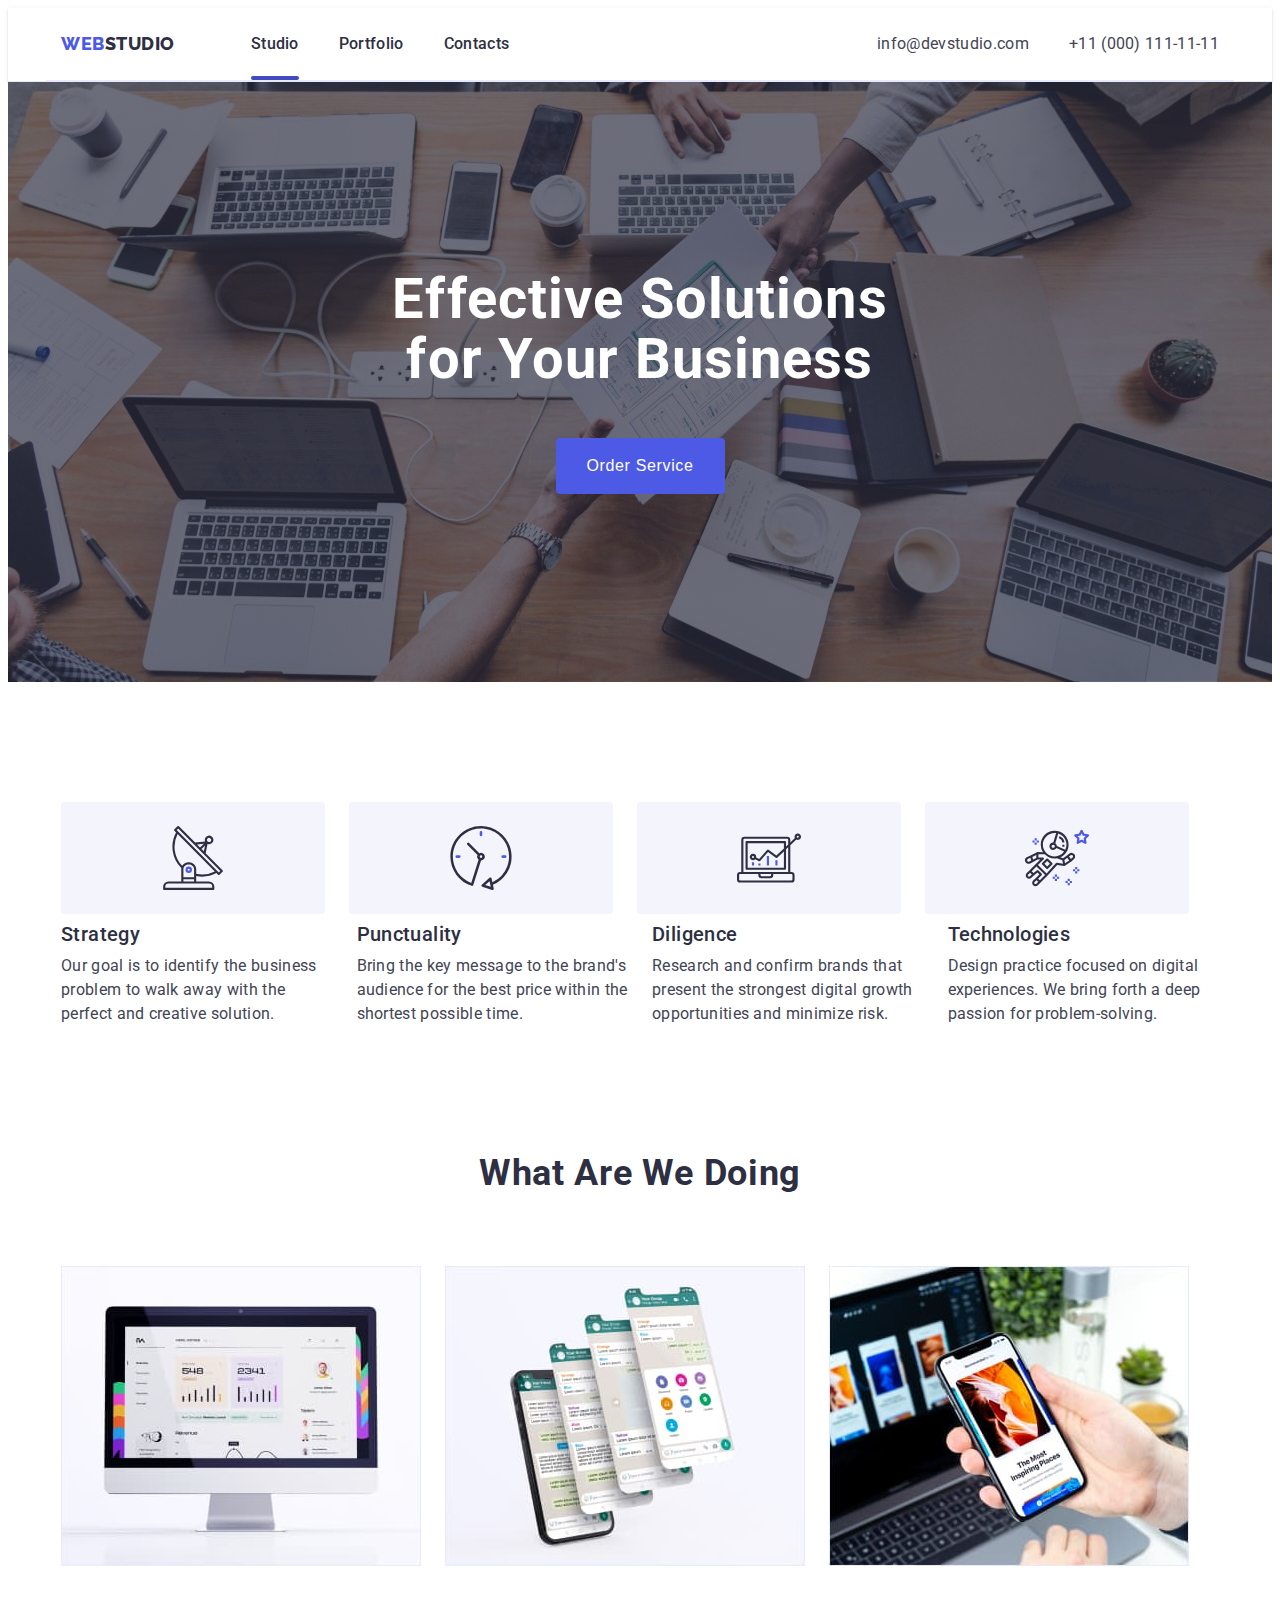
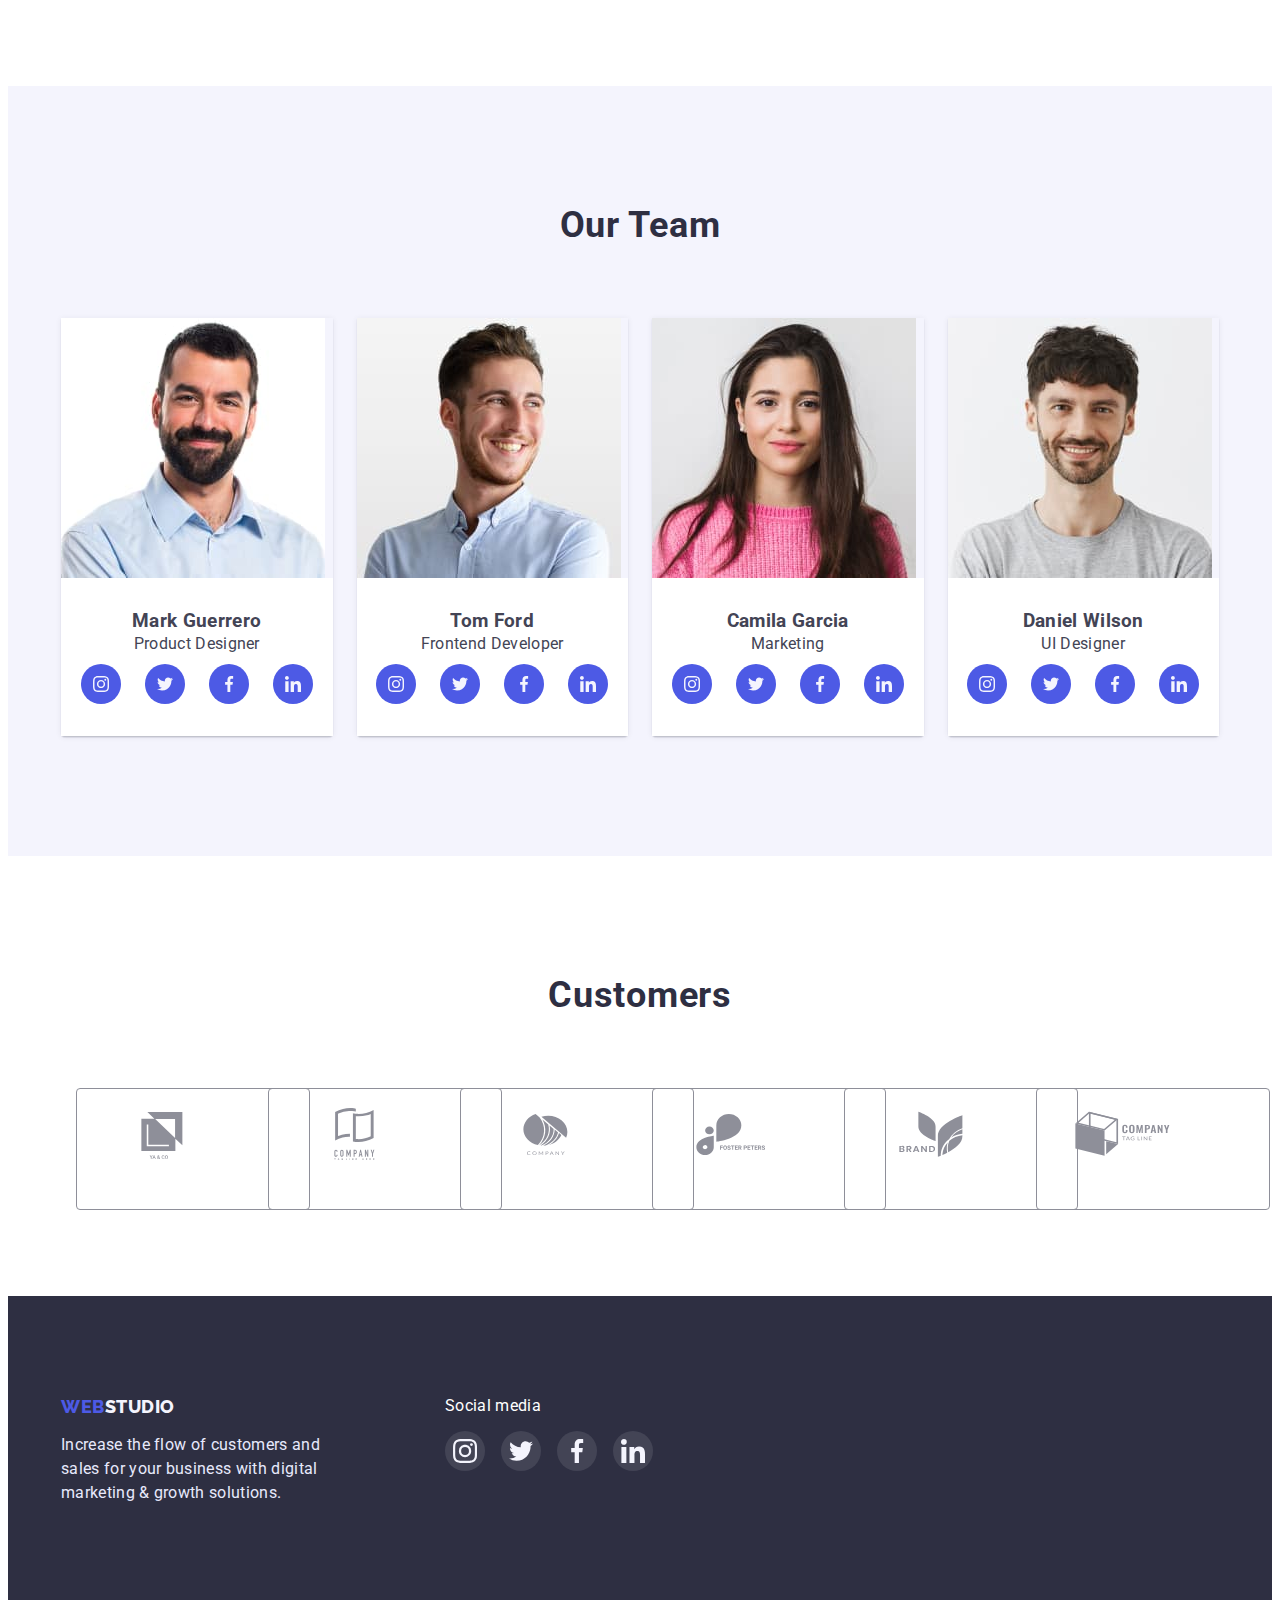
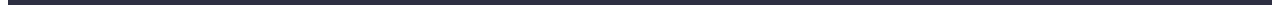
<file: index.html>
<!DOCTYPE html>
<html lang="en">
  <head>
    <meta charset="UTF-8" />
    <meta http-equiv="X-UA-Compatible" content="IE=edge" />
    <meta name="viewport" content="width=device-width, initial-scale=1.0" />
    <title>Webstudio</title>
    <link rel="preconnect" href="https://fonts.googleapis.com" />
    <link rel="preconnect" href="https://fonts.gstatic.com" crossorigin />
    <link
      href="https://fonts.googleapis.com/css2?family=Raleway:wght@800&family=Roboto:wght@400;500;700;900&display=swap"
      rel="stylesheet"
    />
    <link
      rel="stylesheet"
      href="https://cdnjs.cloudflare.com/ajax/libs/modern-normalize/1.1.0/modern-normalize.min.css"
      integrity="sha512-wpPYUAdjBVSE4KJnH1VR1HeZfpl1ub8YT/NKx4PuQ5NmX2tKuGu6U/JRp5y+Y8XG2tV+wKQpNHVUX03MfMFn9Q=="
      crossorigin="anonymous"
      referrerpolicy="no-referrer"
    />
    <link rel="stylesheet" href="./css/styles.css" />
  </head>

  <body>
    <header class="header">
      <div class="container header-container">
        <nav class="header-nav">
          <a class="header-logo link" href="./index.html"
            >Web<span class="accent">Studio</span></a
          >
          <ul class="header-list list">
            <li class="header-item">
              <a class="link current" href="./index.html">Studio</a>
            </li>
            <li class="header-item">
              <a class="link" href="./portfolio.html">Portfolio</a>
            </li>
            <li class="header-item">
              <a class="link" href="">Contacts</a>
            </li>
          </ul>
        </nav>
        <address class="address">
          <ul class="address-list list">
            <li class="address-item">
              <a class="address-text link" href="mailto:info@devstudio.com"
                >info@devstudio.com</a
              >
            </li>
            <li class="address-item">
              <a class="address-text link" href="tel:+110001111111"
                >+11 (000) 111-11-11</a
              >
            </li>
          </ul>
        </address>
      </div>
    </header>

    <main>
      <section class="hero">
        <div class="container hero-container">
          <h1 class="hero-title">Effective Solutions for Your Business</h1>
          <button class="hero-btn" type="button">Order Service</button>
        </div>
      </section>

      <section class="studio">
        <div class="container">
          <div class="studio-icon">
            <ul class="studio-icon-list">
              <li class="studio-icon-item">
                <a href="" class="studio-icon-link link">
                  <svg width="64" height="64" class="studio-icon-svg">
                    <use href="./images/icons.svg#icon-antenna"></use></svg
                ></a>
              </li>
              <li class="studio-icon-item">
                <a href="" class="studio-icon-link link">
                  <svg width="64" height="64" class="studio-icon-svg">
                    <use href="./images/icons.svg#icon-clock"></use></svg
                ></a>
              </li>
              <li class="studio-icon-item">
                <a href="" class="studio-icon-link link">
                  <svg width="64" height="64" class="studio-icon-svg">
                    <use href="./images/icons.svg#icon-diagram"></use></svg
                ></a>
              </li>
              <li class="studio-icon-item">
                <a href="" class="studio-icon-link link">
                  <svg width="64" height="64" class="studio-icon-svg">
                    <use href="./images/icons.svg#icon-astronaut"></use></svg
                ></a>
              </li>
            </ul>
          </div>
          <h2 class="studio-title">Advantages</h2>
          <ul class="studio-list list">
            <li class="studio-item">
              <h3 class="studio-text">Strategy</h3>
              <p class="studio-link">
                Our goal is to identify the business problem to walk away with
                the perfect and creative solution.
              </p>
            </li>
            <li class="studio-item">
              <h3 class="studio-text">Punctuality</h3>
              <p class="studio-link">
                Bring the key message to the brand's audience for the best price
                within the shortest possible time.
              </p>
            </li>
            <li class="studio-item">
              <h3 class="studio-text">Diligence</h3>
              <p class="studio-link">
                Research and confirm brands that present the strongest digital
                growth opportunities and minimize risk.
              </p>
            </li>
            <li class="studio-item">
              <h3 class="studio-text">Technologies</h3>
              <p class="studio-link">
                Design practice focused on digital experiences. We bring forth a
                deep passion for problem-solving.
              </p>
            </li>
          </ul>
        </div>
      </section>

      <section class="work">
        <div class="container work-container">
          <h2 class="section-title">What are we doing</h2>
          <ul class="work-list list">
            <li class="work-item">
              <img src="./images/img1.jpg" alt="computer monitor" width="360" />
            </li>
            <li><img src="./images/img2.jpg" alt="phone" width="360" /></li>
            <li><img src="./images/img3.jpg" alt="laptop" width="360" /></li>
          </ul>
        </div>
      </section>

      <section class="team">
        <div class="container">
          <h2 class="section-title">Our Team</h2>
          <ul class="team-list list">
            <li class="team-item">
              <img src="./images/img-mark.jpg" alt="photo mark" width="264" />
              <div class="team-content">
                <h3 class="stidio-text">Mark Guerrero</h3>
                <p class="studio-link">Product Designer</p>
                <ul class="team-soc-list list">
                  <li class="team-soc-item">
                    <a href="" class="team-soc-link link"
                      ><svg width="16" height="16" class="team-soc-icon">
                        <use
                          href="./images/icons.svg#icon-instagram"
                        ></use></svg
                    ></a>
                  </li>
                  <li class="team-soc-item">
                    <a href="" class="team-soc-link link"
                      ><svg width="16" height="16" class="team-soc-icon">
                        <use href="./images/icons.svg#icon-twitter"></use></svg
                    ></a>
                  </li>
                  <li class="team-soc-item">
                    <a href="" class="team-soc-link link"
                      ><svg width="16" height="16" class="team-soc-icon">
                        <use href="./images/icons.svg#icon-facebook"></use></svg
                    ></a>
                  </li>
                  <li class="team-soc-item">
                    <a href="" class="team-soc-link link"
                      ><svg width="16" height="16" class="team-soc-icon">
                        <use href="./images/icons.svg#icon-linkedin"></use></svg
                    ></a>
                  </li>
                </ul>
              </div>
            </li>
            <li class="team-item">
              <img src="./images/img-tom.jpg" alt="photo tom" width="264" />
              <div class="team-content">
                <h3 class="stidio-text">Tom Ford</h3>
                <p class="studio-link">Frontend Developer</p>
                <ul class="team-soc-list list">
                  <li class="team-soc-item">
                    <a href="" class="team-soc-link link"
                      ><svg width="16" height="16" class="team-soc-icon">
                        <use
                          href="./images/icons.svg#icon-instagram"
                        ></use></svg
                    ></a>
                  </li>
                  <li class="team-soc-item">
                    <a href="" class="team-soc-link link"
                      ><svg width="16" height="16" class="team-soc-icon">
                        <use href="./images/icons.svg#icon-twitter"></use></svg
                    ></a>
                  </li>
                  <li class="team-soc-item">
                    <a href="" class="team-soc-link link"
                      ><svg width="16" height="16" class="team-soc-icon">
                        <use href="./images/icons.svg#icon-facebook"></use></svg
                    ></a>
                  </li>
                  <li class="team-soc-item">
                    <a href="" class="team-soc-link link"
                      ><svg width="16" height="16" class="team-soc-icon">
                        <use href="./images/icons.svg#icon-linkedin"></use></svg
                    ></a>
                  </li>
                </ul>
              </div>
            </li>
            <li class="team-item">
              <img
                src="./images/img-camilla.jpg"
                alt="photo camilla"
                width="264"
              />
              <div class="team-content">
                <h3 class="stidio-text">Camila Garcia</h3>
                <p class="studio-link">Marketing</p>
                <ul class="team-soc-list list">
                  <li class="team-soc-item">
                    <a href="" class="team-soc-link link"
                      ><svg width="16" height="16" class="team-soc-icon">
                        <use
                          href="./images/icons.svg#icon-instagram"
                        ></use></svg
                    ></a>
                  </li>
                  <li class="team-soc-item">
                    <a href="" class="team-soc-link link"
                      ><svg width="16" height="16" class="team-soc-icon">
                        <use href="./images/icons.svg#icon-twitter"></use></svg
                    ></a>
                  </li>
                  <li class="team-soc-item">
                    <a href="" class="team-soc-link link"
                      ><svg width="16" height="16" class="team-soc-icon">
                        <use href="./images/icons.svg#icon-facebook"></use></svg
                    ></a>
                  </li>
                  <li class="team-soc-item">
                    <a href="" class="team-soc-link link"
                      ><svg width="16" height="16" class="team-soc-icon">
                        <use href="./images/icons.svg#icon-linkedin"></use></svg
                    ></a>
                  </li>
                </ul>
              </div>
            </li>
            <li class="team-item">
              <img
                src="./images/img-daniel.jpg"
                alt="photo daniel"
                width="264"
              />
              <div class="team-content">
                <h3 class="stidio-text">Daniel Wilson</h3>
                <p class="studio-link">UI Designer</p>
                <ul class="team-soc-list list">
                  <li class="team-soc-item">
                    <a href="" class="team-soc-link link"
                      ><svg width="16" height="16" class="team-soc-icon">
                        <use
                          href="./images/icons.svg#icon-instagram"
                        ></use></svg
                    ></a>
                  </li>
                  <li class="team-soc-item">
                    <a href="" class="team-soc-link link"
                      ><svg width="16" height="16" class="team-soc-icon">
                        <use href="./images/icons.svg#icon-twitter"></use></svg
                    ></a>
                  </li>
                  <li class="team-soc-item">
                    <a href="" class="team-soc-link link"
                      ><svg width="16" height="16" class="team-soc-icon">
                        <use href="./images/icons.svg#icon-facebook"></use></svg
                    ></a>
                  </li>
                  <li class="team-soc-item">
                    <a href="" class="team-soc-link link"
                      ><svg width="16" height="16" class="team-soc-icon">
                        <use href="./images/icons.svg#icon-linkedin"></use></svg
                    ></a>
                  </li>
                </ul>
              </div>
            </li>
          </ul>
        </div>
      </section>
    </main>

    <section class="customers">
      <div class="container customers-container">
        <h2 class="section-title">Customers</h2>
        <ul class="customers-list list">
          <li class="customers-item">
            <a href="" class="customers-link link">
              <svg width="104" height="56" class="customers-icon">
                <use href="./images/icons.svg#icon-logo-ya-co"></use></svg
            ></a>
          </li>
          <li class="customers-item">
            <a href="" class="customers-link link">
              <svg width="104" height="56" class="customers-icon">
                <use href="./images/icons.svg#icon-logo-window"></use></svg
            ></a>
          </li>
          <li class="customers-item">
            <a href="" class="customers-link link">
              <svg width="104" height="56" class="customers-icon">
                <use href="./images/icons.svg#icon-logo-company"></use></svg
            ></a>
          </li>
          <li class="customers-item">
            <a href="" class="customers-link link">
              <svg width="104" height="56" class="customers-icon">
                <use href="./images/icons.svg#icon-logo-foster"></use></svg
            ></a>
          </li>
          <li class="customers-item">
            <a href="" class="customers-link link">
              <svg width="104" height="56" class="customers-icon">
                <use href="./images/icons.svg#icon-logo-brand"></use></svg
            ></a>
          </li>
          <li class="customers-item">
            <a href="" class="customers-link link">
              <svg width="104" height="56" class="customers-icon">
                <use href="./images/icons.svg#icon-logo-kub"></use></svg
            ></a>
          </li>
        </ul>
      </div>
    </section>

    <footer class="footer">
      <div class="container footer-container">
        <div class="container-logo">
          <a class="footer-logo link" href="./index.html"
            >Web<span class="footer-accent">Studio</span></a
          >
          <p class="footer-text">
            Increase the flow of customers and sales for your business with
            digital marketing & growth solutions.
          </p>
        </div>

        <div class="footer-soc">
          <p class="footer-soc-text">Social media</p>
          <ul class="footer-soc-list list">
            <li class="footer-soc-item">
              <a href="" class="footer-soc-link link"
                ><svg width="24" height="24" class="footer-soc-icon">
                  <use href="./images/icons.svg#icon-instagram"></use></svg
              ></a>
            </li>
            <li class="footer-soc-item">
              <a href="" class="footer-soc-link link"
                ><svg width="24" height="24" class="footer-soc-icon">
                  <use href="./images/icons.svg#icon-twitter"></use></svg
              ></a>
            </li>
            <li class="footer-soc-item">
              <a href="" class="footer-soc-link link"
                ><svg width="24" height="24" class="footer-soc-icon">
                  <use href="./images/icons.svg#icon-facebook"></use></svg
              ></a>
            </li>
            <li class="footer-soc-item">
              <a href="" class="footer-soc-link link"
                ><svg width="24" height="24" class="footer-soc-icon">
                  <use href="./images/icons.svg#icon-linkedin"></use></svg
              ></a>
            </li>
          </ul>
        </div>
      </div>
    </footer>
  </body>
</html>
</file>
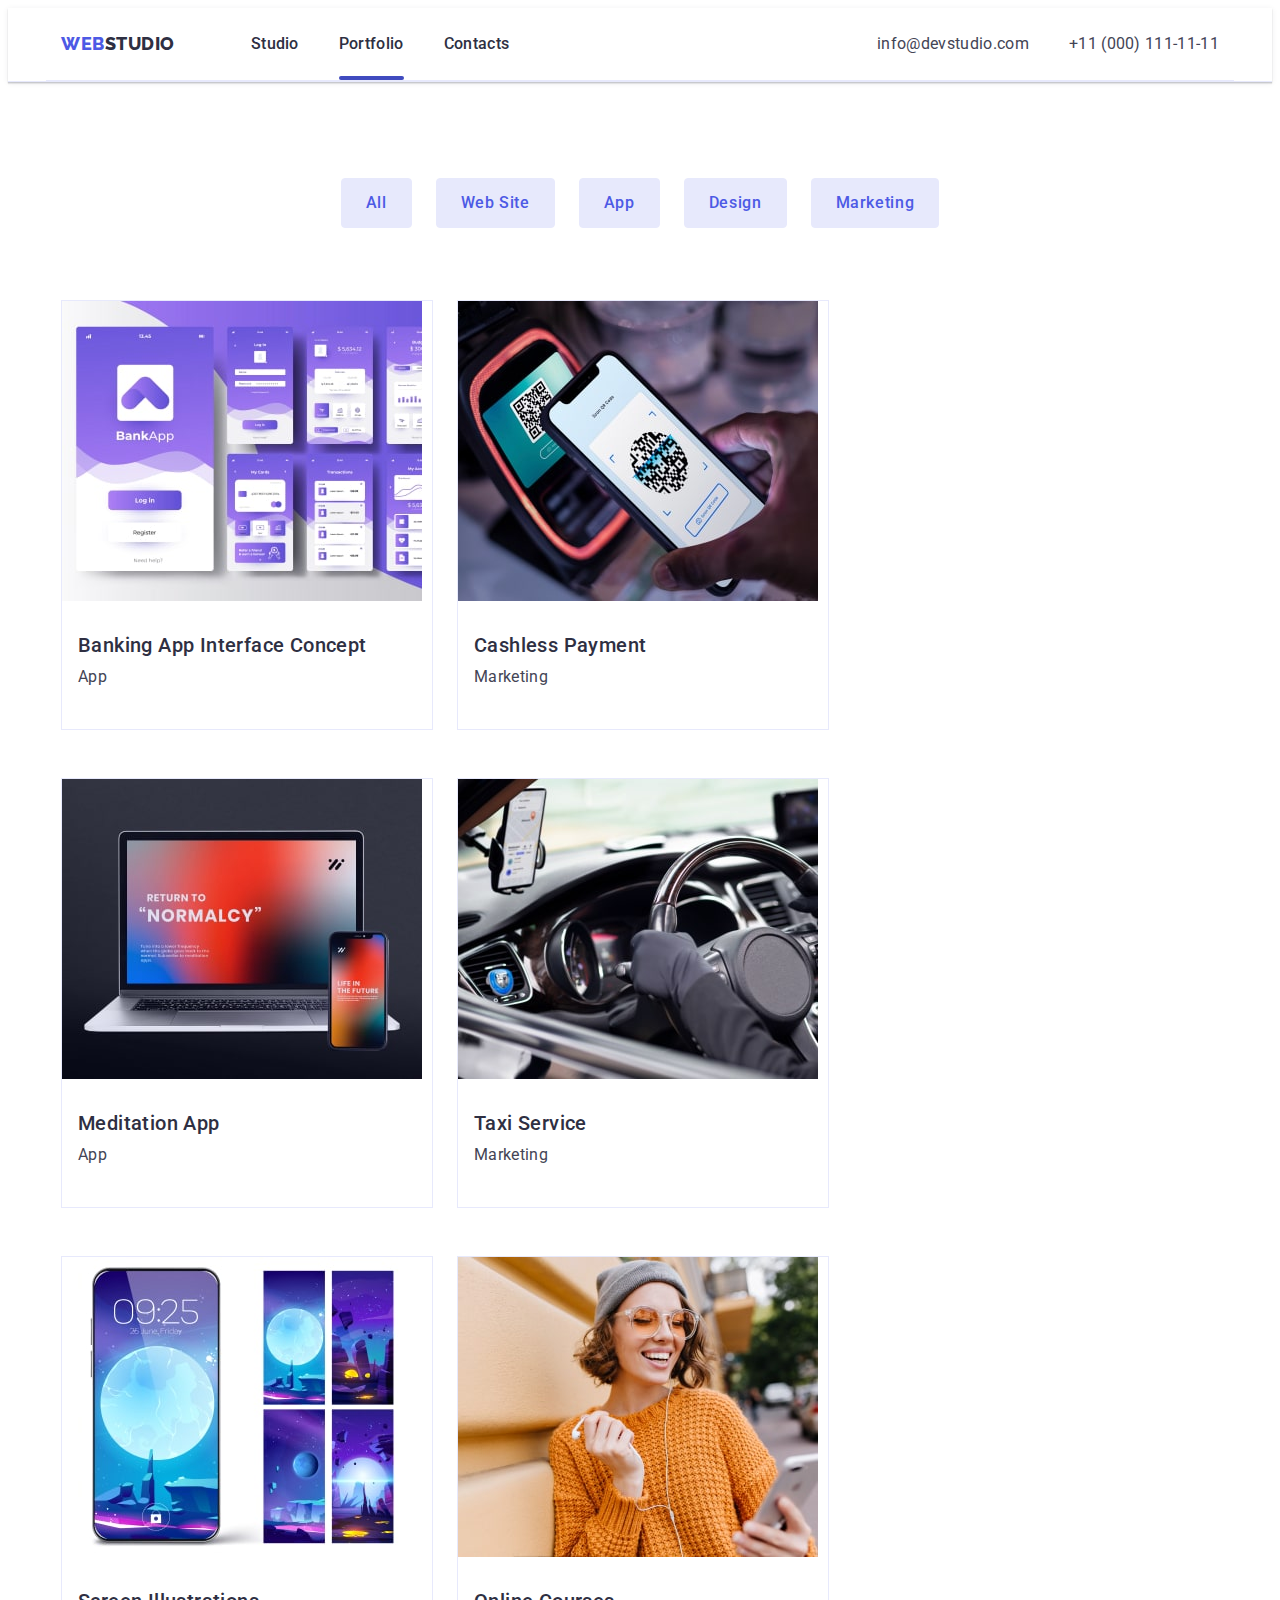
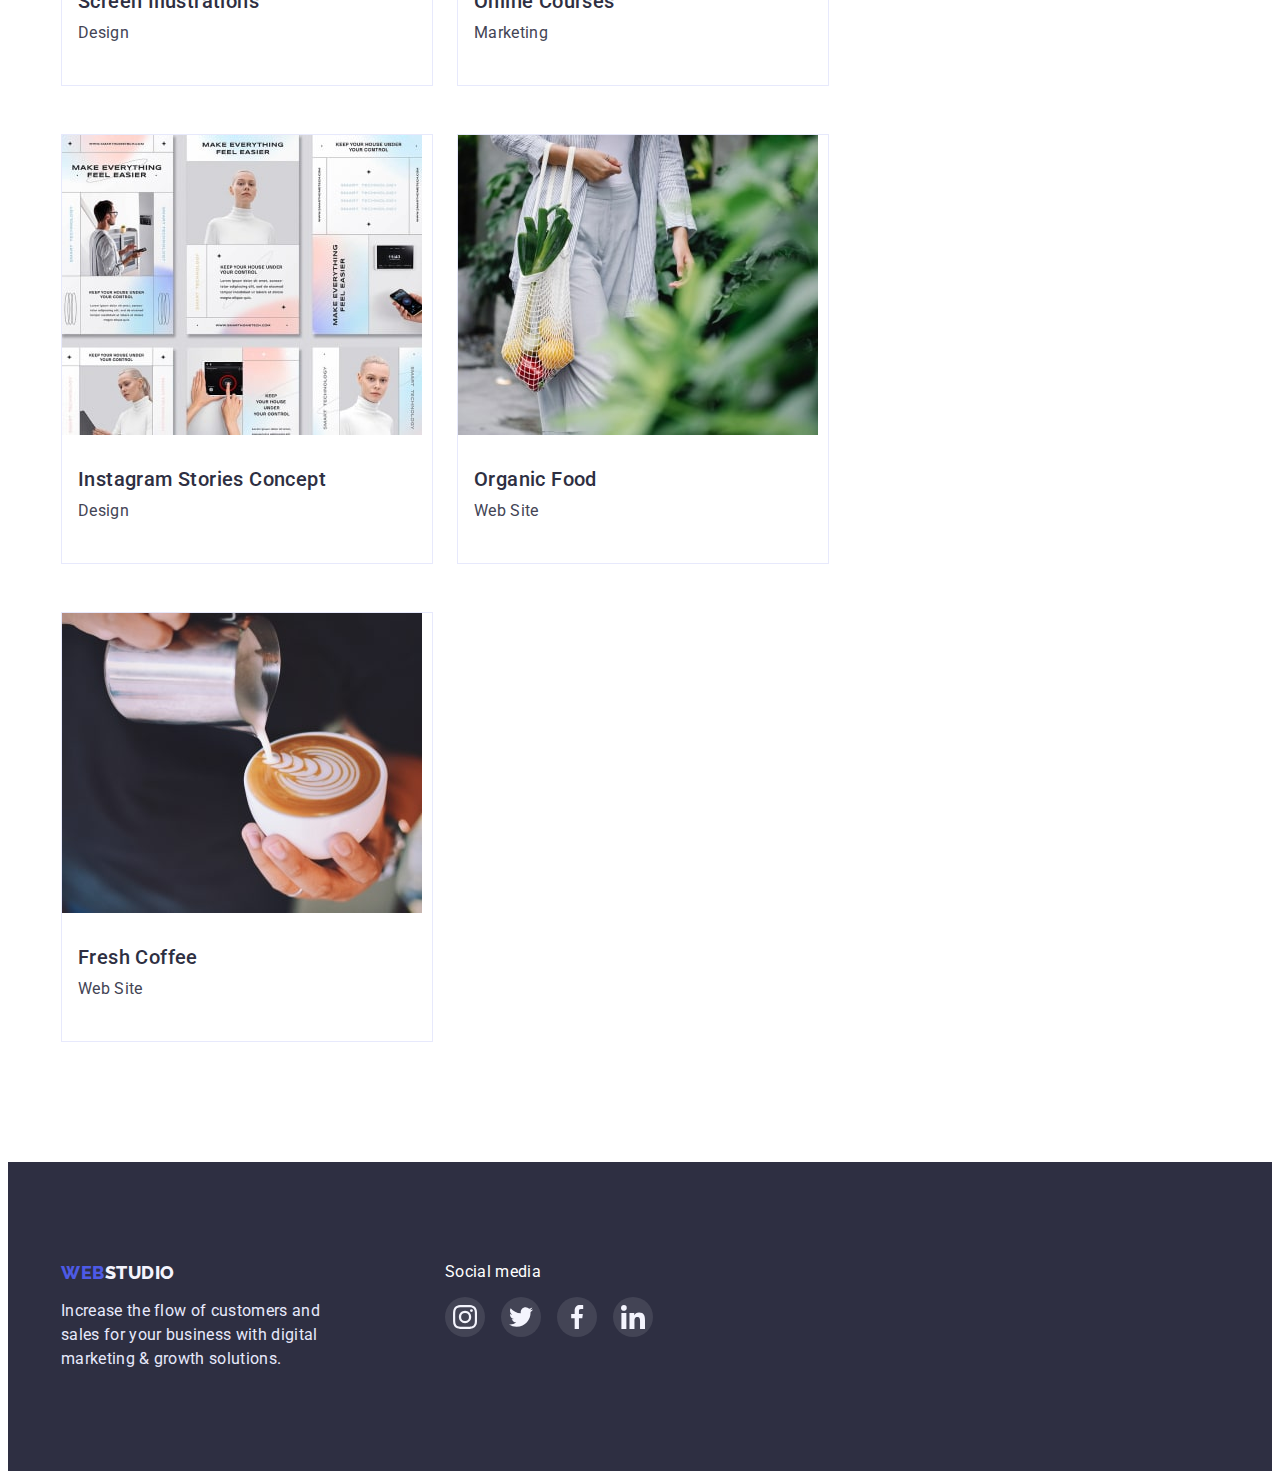
<file: portfolio.html>
<!DOCTYPE html>
<html lang="en">
  <head>
    <meta charset="UTF-8" />
    <meta http-equiv="X-UA-Compatible" content="IE=edge" />
    <meta name="viewport" content="width=device-width, initial-scale=1.0" />
    <title>Webstudio</title>
    <link rel="preconnect" href="https://fonts.googleapis.com" />
    <link rel="preconnect" href="https://fonts.gstatic.com" crossorigin />
    <link
      href="https://fonts.googleapis.com/css2?family=Raleway:wght@800&family=Roboto:wght@400;500;700;900&display=swap"
      rel="stylesheet"
    />
    <link
      rel="stylesheet"
      href="https://cdnjs.cloudflare.com/ajax/libs/modern-normalize/1.1.0/modern-normalize.min.css"
      integrity="sha512-wpPYUAdjBVSE4KJnH1VR1HeZfpl1ub8YT/NKx4PuQ5NmX2tKuGu6U/JRp5y+Y8XG2tV+wKQpNHVUX03MfMFn9Q=="
      crossorigin="anonymous"
      referrerpolicy="no-referrer"
    />
    <link rel="stylesheet" href="./css/styles.css" />
  </head>

  <body>
    <header class="header">
      <div class="container header-container">
        <nav class="header-nav">
          <a class="header-logo link" href="./index.html"
            >Web<span class="accent">Studio</span></a
          >
          <ul class="header-list list">
            <li class="header-item">
              <a class="link" href="./index.html">Studio</a>
            </li>

            <li class="header-item">
              <a class="link current" href="">Portfolio</a>
            </li>

            <li class="header-item">
              <a class="link" href="">Contacts</a>
            </li>
          </ul>
        </nav>

        <address class="address">
          <ul class="address-list list">
            <li class="address-item">
              <a class="address-text link" href="mailto:info@devstudio.com"
                >info@devstudio.com</a
              >
            </li>

            <li>
              <a class="address-text link" href="tel:+110001111111"
                >+11 (000) 111-11-11</a
              >
            </li>
          </ul>
        </address>
      </div>
    </header>

    <main>
      <section class="portfolio">
        <div class="container pictures-container">
          <h1 class="portfolio-title">Portfolio</h1>
          <ul class="button button-list">
            <li><button class="btn" type="button">All</button></li>
            <li><button class="btn" type="button">Web Site</button></li>
            <li><button class="btn" type="button">App</button></li>
            <li><button class="btn" type="button">Design</button></li>
            <li><button class="btn" type="button">Marketing</button></li>
          </ul>

          <ul class="pictures list">
            <li class="pictures-list">
              <a class="link" href="">
                <img
                  src="./images/img-card-min.jpg"
                  alt="photo card"
                  width="360"
                  height="300"
                />
                <div class="pictures-conteint">
                  <h2 class="pictures-item">Banking App Interface Concept</h2>
                  <p class="pictures-text">App</p>
                </div>
              </a>
            </li>
            <li class="pictures-list">
              <a class="link" href="">
                <img
                  src="./images/img-mobil-min.jpg"
                  alt="photo mobil"
                  width="360"
                  height="300"
                />
                <div class="pictures-conteint">
                  <h2 class="pictures-item">Cashless Payment</h2>
                  <p class="pictures-text">Marketing</p>
                </div></a
              >
            </li>
            <li class="pictures-list">
              <a class="link" href="">
                <img
                  src="./images/img-laptop-min.jpg"
                  alt="photo laptop"
                  width="360"
                  height="300"
                />
                <div class="pictures-conteint">
                  <h2 class="pictures-item">Meditation App</h2>
                  <p class="pictures-text">App</p>
                </div></a
              >
            </li>
            <li class="pictures-list">
              <a class="link" href="">
                <img
                  src="./images/img-avto-min.jpg"
                  alt="photo avto"
                  width="360"
                  height="300"
                />
                <div class="pictures-conteint">
                  <h2 class="pictures-item">Taxi Service</h2>
                  <p class="pictures-text">Marketing</p>
                </div></a
              >
            </li>
            <li class="pictures-list">
              <a class="link" href="">
                <img
                  src="./images/img-phone-min.jpg"
                  alt="photo phone"
                  width="360"
                  height="300"
                />
                <div class="pictures-conteint">
                  <h2 class="pictures-item">Screen Illustrations</h2>
                  <p class="pictures-text">Design</p>
                </div></a
              >
            </li>
            <li class="pictures-list">
              <a class="link" href="">
                <img
                  src="./images/img-girl-min.jpg"
                  alt="photo girl"
                  width="360"
                  height="300"
                />
                <div class="pictures-conteint">
                  <h2 class="pictures-item">Online Courses</h2>
                  <p class="pictures-text">Marketing</p>
                </div></a
              >
            </li>
            <li class="pictures-list">
              <a class="link" href="">
                <img
                  src="./images/img-make-min.jpg"
                  alt="photo make up"
                  width="360"
                  height="300"
                />
                <div class="pictures-conteint">
                  <h2 class="pictures-item">Instagram Stories Concept</h2>
                  <p class="pictures-text">Design</p>
                </div></a
              >
            </li>
            <li class="pictures-list">
              <a class="link" href="">
                <img
                  src="./images/img-fructs-min.jpg"
                  alt="photo fructs"
                  width="360"
                  height="300"
                />
                <div class="pictures-conteint">
                  <h2 class="pictures-item">Organic Food</h2>
                  <p class="pictures-text">Web Site</p>
                </div></a
              >
            </li>
            <li class="pictures-list">
              <a class="link" href="">
                <img
                  src="./images/img-coffee-min.jpg"
                  alt="photo coffee"
                  width="360"
                  height="300"
                />
                <div class="pictures-conteint">
                  <h2 class="pictures-item">Fresh Coffee</h2>
                  <p class="pictures-text">Web Site</p>
                </div></a
              >
            </li>
          </ul>
        </div>
      </section>
    </main>

    <footer class="footer">
      <div class="container footer-container">
        <div class="container-logo">
          <a class="footer-logo link" href="./index.html"
            >Web<span class="footer-accent">Studio</span></a
          >
          <p class="footer-text">
            Increase the flow of customers and sales for your business with
            digital marketing & growth solutions.
          </p>
        </div>

        <div class="footer-soc">
          <p class="footer-soc-text">Social media</p>
          <ul class="footer-soc-list list">
            <li class="footer-soc-item">
              <a href="" class="footer-soc-link link"
                ><svg width="24" height="24" class="footer-soc-icon">
                  <use href="./images/icons.svg#icon-instagram"></use></svg
              ></a>
            </li>
            <li class="footer-soc-item">
              <a href="" class="footer-soc-link link"
                ><svg width="24" height="24" class="footer-soc-icon">
                  <use href="./images/icons.svg#icon-twitter"></use></svg
              ></a>
            </li>
            <li class="footer-soc-item">
              <a href="" class="footer-soc-link link"
                ><svg width="24" height="24" class="footer-soc-icon">
                  <use href="./images/icons.svg#icon-facebook"></use></svg
              ></a>
            </li>
            <li class="footer-soc-item">
              <a href="" class="footer-soc-link link"
                ><svg width="24" height="24" class="footer-soc-icon">
                  <use href="./images/icons.svg#icon-linkedin"></use></svg
              ></a>
            </li>
          </ul>
        </div>
      </div>
    </footer>
  </body>
</html>
</file>
<file: css/styles.css>
:root {
  --primery-text-color: #2e2f42;
  --title-text-color: #434455;
  --accent-color: #4d5ae5;
  --header-color: #ffffff;
  --hover-color: #404bbf;
  --button-color: #e7e9fc;
  --icon-fill: #8e8f99;
}

body {
  font-family: 'Roboto', sans-serif;
  font-style: normal;
  letter-spacing: 0.02em;
  background-color: #ffffff;
  color: var(--title-text-color);
}

ul,
.list {
  list-style: none;
  margin: 0;
  padding: 0;
}

h1,
h2,
h3,
h4,
h5,
h6,
p {
  margin: 0;
}

img {
  display: block;
  max-width: 100%;
  margin: 0;
}

.link {
  text-decoration: none;
}

.container {
  width: 1158px;
  padding-left: 15px;
  padding-right: 15px;
  margin: 0 auto;
  /*outline: 2px solid red;*/
}

/*---------- HEADER ---------- */
.header {
  border-bottom: 1px solid var(--button-color);
  box-shadow: 0px 2px 1px rgba(46, 47, 66, 0.08),
    0px 1px 1px rgba(46, 47, 66, 0.16), 0px 1px 6px rgba(46, 47, 66, 0.08);
}

.header-container {
  display: flex;
  align-items: center;
  border-bottom: 1px solid #e7e9fc;
}

.header-item {
  position: relative;
}

.current::before {
  content: '';
  position: absolute;
  width: 100%;
  height: 4px;
  left: 0px;
  bottom: 0px;

  display: flex;
  background: var(--hover-color);
  border-radius: 2px;
}

.header-nav {
  display: flex;
}

.header-logo {
  font-family: 'Raleway', sans-serif;
  font-size: 18px;
  font-weight: 800;
  line-height: 1.17;
  display: flex;
  align-items: center;
  letter-spacing: 0.03em;
  text-transform: uppercase;
  color: var(--accent-color);
  margin-right: 76px;
}

.accent {
  color: var(--primery-text-color);
}

.header-list,
.address-list {
  display: flex;
  gap: 40px;
}

.header-list .link {
  display: block;
  padding-top: 24px;
  padding-bottom: 24px;
}

.link.current {
  color: var(--accent-color);
}
.header-item > .link {
  font-weight: 500;
  font-size: 16px;
  line-height: 1.5;
  color: var(--primery-text-color);
}

.address {
  font-style: normal;
  margin-left: auto;
}

.address-text {
  font-size: 16px;
  line-height: 1.5;
  color: var(--title-text-color);
}

.link:hover,
.link:focus {
  color: var(--hover-color);
}

/*---------- HERO ---------- */

.hero {
  left: 0px;
  top: 72px;
  text-align: center;
  padding-top: 188px;
  padding-bottom: 188px;
  background-color: var(--primery-text-color);
  background-image: linear-gradient(
      rgba(46, 47, 66, 0.7),
      rgba(46, 47, 66, 0.7)
    ),
    url(../images/hero-bg.jpg);
  background-repeat: no-repeat;
  background-position: center;
  max-width: 1440px;
  margin-right: auto;
  margin-left: auto;
}

.hero-title {
  font-size: 56px;
  line-height: 1.07;
  letter-spacing: 0.02em;
  max-width: 496px;
  margin-left: auto;
  margin-right: auto;
  margin-bottom: 48px;
  color: var(--header-color);
}

/*---------- Button ---------- */

.btn {
  font-family: 'Roboto', sans-serif;
  font-weight: 500;
  font-size: 16px;
  line-height: 1.5;
  letter-spacing: 0.04em;

  display: flex;
  align-items: center;
  padding: 12px 24px;
  background-color: var(--button-color);
  color: var(--accent-color);

  border: 1px solid var(--button-color);
  border-radius: 4px;
  cursor: pointer;
}

.btn:hover,
.btn:focus {
  background-color: var(--hover-color);
  color: var(--header-color);
  box-shadow: 0px 3px 1px rgba(0, 0, 0, 0.1), 0px 2px 1px rgba(0, 0, 0, 0.08),
    0px 2px 2px rgba(0, 0, 0, 0.12);
}

.hero-btn {
  font-weight: 500;
  font-size: 16px;
  line-height: 1.5;
  align-items: center;
  letter-spacing: 0.04em;

  width: 169px;
  height: 56px;
  border-radius: 4px;
  border-color: transparent;
  margin-right: auto;
  margin-left: auto;

  background-color: var(--accent-color);
  color: var(--header-color);
}

.hero-btn:hover,
.hero-btn:focus {
  background-color: var(--hover-color);
}

/*---------- Advantages ---------- */

.studio {
  padding-top: 120px;
  padding-bottom: 120px;
}

.studio-title {
  display: none;
}

.studio-icon-list {
  display: flex;
  gap: 24px;
}
.studio-icon-item {
  width: 264px;
  height: 112px;
  background: #f4f4fd;
  border-radius: 4px;
  margin-bottom: 8px;
}
.studio-icon-link {
  width: 100%;
  height: 100%;
  display: flex;
  align-items: center;
  justify-content: center;
}

.studio-icon-svg {
}
.studio-item {
  width: calc((100% - 72px) / 4);
}

.studio-list,
.work-list {
  display: flex;
  gap: 24px;
}

.studio-text,
.pictures-item {
  font-weight: 500;
  font-size: 20px;
  line-height: 1.2;
  letter-spacing: 0.02em;
  margin-bottom: 8px;
  color: var(--primery-text-color);
}

.studio-link,
.pictures-text {
  font-size: 16px;
  line-height: 1.5;
  letter-spacing: 0.02em;
  margin: 0;
  color: var(--title-text-color);
  margin-bottom: 8px;
}

/*---------- What are we doing ---------- */

.work {
  padding-bottom: 120px;
}

.section-title {
  font-size: 36px;
  line-height: 1.11;
  text-align: center;
  text-transform: capitalize;
  letter-spacing: 0.02em;
  color: var(--primery-text-color);
  margin-bottom: 72px;
}

/*---------- Team ---------- */

.team {
  left: 0px;
  top: 1548px;
  background: #f4f4fd;
  padding-top: 120px;
  padding-bottom: 120px;
}

.team-list {
  display: flex;
  gap: 24px;
}
.team-item {
  width: calc((100% - 72px) / 4);
  box-shadow: 0px 1px 6px rgba(46, 47, 66, 0.08),
    0px 1px 1px rgba(46, 47, 66, 0.16), 0px 2px 1px rgba(46, 47, 66, 0.08);
  border-radius: 0px 0px 4px 4px;
}

.team-content {
  background-color: #ffffff;
  padding: 32px 16px;
  margin-right: auto;
  margin-left: auto;
  text-align: center;
}

.team-soc-list {
  display: flex;
  justify-content: center;
  gap: 24px;
}

.team-soc-item {
  width: 40px;
  height: 40px;
}
.team-soc-link {
  width: 100%;
  height: 100%;
  border-radius: 50%;
  background-color: var(--accent-color);
  display: flex;
  align-items: center;
  justify-content: center;
}
.team-soc-link:hover,
.team-soc-link:focus {
  background-color: var(--hover-color);
}

/*---------- Portfolio ---------- */

.portfolio {
  padding-top: 96px;
  padding-bottom: 120px;
}

.portfolio-title {
  display: none;
}

.pictures .link {
  color: var(--title-text-color);
}

.button-list {
  display: flex;
  gap: 24px;
  margin-bottom: 72px;
  justify-content: center;
}

.pictures {
  display: flex;
  flex-wrap: wrap;
  gap: 48px 24px;
}

.pictures-list {
  width: calc((100% - 48px) / 3);
  border: 1px solid var(--button-color);
}

.pictures-list:hover,
.pictures-list:focus {
  box-shadow: 0px 1px 6px rgba(46, 47, 66, 0.08),
    0px 1px 1px rgba(46, 47, 66, 0.16), 0px 2px 1px rgba(46, 47, 66, 0.08);
}

.pictures-item {
  margin-bottom: 8px;
}

.pictures-conteint {
  padding: 32px 16px;
}

/*----------- CUSTOMERS ------------*/

.customers {
}

.customers-container {
  padding-top: 120px;
  padding-bottom: 120px;
}
.section-title {
  margin-bottom: 72px;
}
.customers-list {
  display: flex;
  gap: 24px;
  align-items: center;
  justify-content: center;
}

.customers-item {
  width: 168px;
  height: 88px;
  cursor: pointer;
}

.customers-link {
  width: 100%;
  height: 100%;
  display: flex;

  border: 1px solid #8e8f99;
  border-radius: 4px;
  padding: 16px 32px;
}

.customers-icon {
  fill: var(--icon-fill);
}

.customers-link:hover,
.customers-link:focus {
  border-color: var(--hover-color);
}

.customers-link:hover .customers-icon,
.customers-link:focus .customers-icon {
  fill: var(--hover-color);
}

/*----------- FOOTER ------------*/
.footer {
  padding-top: 100px;
  padding-bottom: 100px;
  background-color: var(--primery-text-color);
}

.footer-container {
  display: flex;
  gap: 120px;
}
.footer-text {
  width: 264px;
  font-size: 16px;
  line-height: 1.5;
  color: var(--button-color);
}

.footer-logo {
  font-family: 'Raleway', sans-serif;
  font-size: 18px;
  font-weight: 800;
  line-height: 1.17;

  display: flex;
  align-items: center;
  letter-spacing: 0.03em;
  text-transform: uppercase;
  margin-bottom: 16px;
  color: var(--accent-color);
}

.footer-accent {
  color: #f4f4fd;
}

.footer-soc {
  color: #ffffff;
}

.footer-soc-text {
  margin-bottom: 16px;
}

.footer-soc-list {
  display: flex;
  justify-content: center;
  gap: 16px;
}

.footer-soc-item {
  width: 40px;
  height: 40px;
}

.footer-soc-link {
  width: 100%;
  height: 100%;
  border-radius: 50%;
  background-color: var(--title-text-color);
  display: flex;
  align-items: center;
  justify-content: center;
}

.footer-soc-icon {
}

.footer-soc-link:hover,
.footer-soc-link:focus {
  background-color: #31d0aa;
}
</file>
